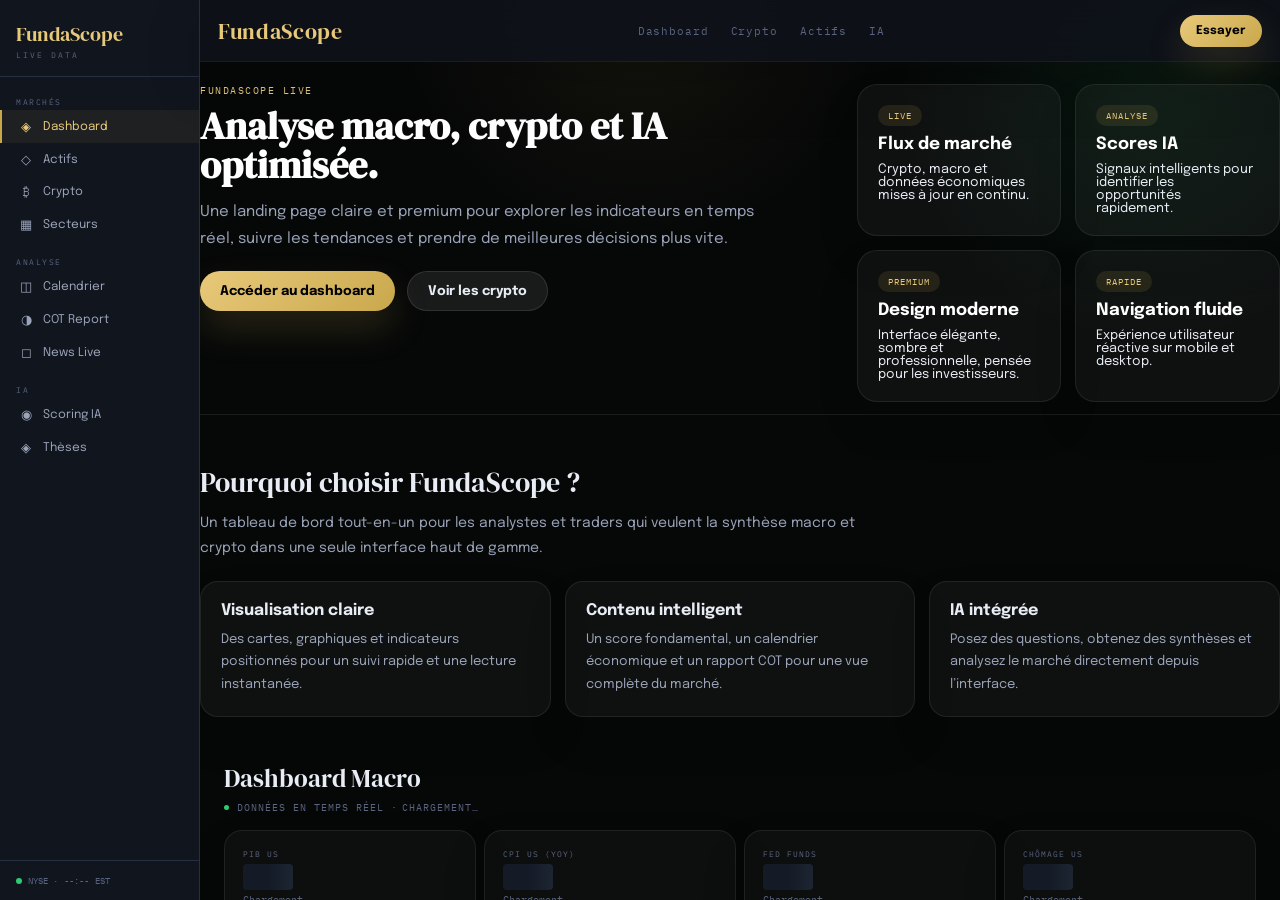
<file: index.html>
<!DOCTYPE html>
<html lang="fr">
<head>
<meta charset="UTF-8">
<meta name="viewport" content="width=device-width, initial-scale=1.0, maximum-scale=1.0">
<title>FundaScope — Live</title>
<link href="https://fonts.googleapis.com/css2?family=DM+Serif+Display:ital@0;1&family=IBM+Plex+Mono:wght@300;400;500;600&family=Epilogue:wght@300;400;500;600&display=swap" rel="stylesheet">
<link rel="stylesheet" href="css/style.css">

</head>
<body>

<!-- DESKTOP SIDEBAR -->
<aside class="sidebar" style="display:none">
  <div class="sl"><div class="slt2">FundaScope</div><div class="sls">Live Data</div></div>
  <nav class="snav">
    <div class="ssec">Marchés</div>
    <div class="sitem active" onclick="go('dashboard')"><span class="si2">◈</span> Dashboard</div>
    <div class="sitem" onclick="go('assets')"><span class="si2">◇</span> Actifs</div>
    <div class="sitem" onclick="go('crypto')"><span class="si2">₿</span> Crypto</div>
    <div class="sitem" onclick="go('sectors')"><span class="si2">▦</span> Secteurs</div>
    <div class="ssec" style="margin-top:8px">Analyse</div>
    <div class="sitem" onclick="go('calendar')"><span class="si2">◫</span> Calendrier</div>
    <div class="sitem" onclick="go('cot')"><span class="si2">◑</span> COT Report</div>
    <div class="sitem" onclick="go('news')"><span class="si2">◻</span> News Live</div>
    <div class="ssec" style="margin-top:8px">IA</div>
    <div class="sitem" onclick="go('scoring')"><span class="si2">◉</span> Scoring IA</div>
    <div class="sitem" onclick="go('theses')"><span class="si2">◈</span> Thèses</div>
  </nav>
  <div class="sfoot"><div class="sdot"></div>NYSE · <span id="clk">--:--</span> EST</div>
</aside>

<!-- TOP BAR -->
<div class="topbar">
  <div class="logo">FundaScope</div>
  <div class="topbar-links">
    <a href="#p-dashboard">Dashboard</a>
    <a href="#p-crypto">Crypto</a>
    <a href="#p-assets">Actifs</a>
    <a href="#p-scoring">IA</a>
  </div>
  <button class="ia-btn" onclick="aiDash()">Essayer</button>
</div>

<!-- SCROLL AREA -->
<div class="scroll">

<!-- DASHBOARD -->
<section class="landing-hero">
  <div class="landing-hero-copy">
    <div class="hero-eyebrow">FundaScope Live</div>
    <h1 class="hero-title">Analyse macro, crypto et IA optimisée.</h1>
    <p class="hero-subtitle">Une landing page claire et premium pour explorer les indicateurs en temps réel, suivre les tendances et prendre de meilleures décisions plus vite.</p>
    <div class="hero-actions">
      <button class="btn btn-primary" onclick="go('dashboard')">Accéder au dashboard</button>
      <button class="btn btn-secondary" onclick="go('crypto')">Voir les crypto</button>
    </div>
  </div>
  <div class="landing-stats">
    <div class="stat-card"><span class="stat-label">Live</span><strong>Flux de marché</strong><p>Crypto, macro et données économiques mises à jour en continu.</p></div>
    <div class="stat-card"><span class="stat-label">Analyse</span><strong>Scores IA</strong><p>Signaux intelligents pour identifier les opportunités rapidement.</p></div>
    <div class="stat-card"><span class="stat-label">Premium</span><strong>Design moderne</strong><p>Interface élégante, sombre et professionnelle, pensée pour les investisseurs.</p></div>
    <div class="stat-card"><span class="stat-label">Rapide</span><strong>Navigation fluide</strong><p>Expérience utilisateur réactive sur mobile et desktop.</p></div>
  </div>
</section>
<section class="section">
  <div class="section-title">Pourquoi choisir FundaScope ?</div>
  <div class="section-subtitle">Un tableau de bord tout-en-un pour les analystes et traders qui veulent la synthèse macro et crypto dans une seule interface haut de gamme.</div>
  <div class="feature-grid">
    <div class="feature-card"><h3>Visualisation claire</h3><p>Des cartes, graphiques et indicateurs positionnés pour un suivi rapide et une lecture instantanée.</p></div>
    <div class="feature-card"><h3>Contenu intelligent</h3><p>Un score fondamental, un calendrier économique et un rapport COT pour une vue complète du marché.</p></div>
    <div class="feature-card"><h3>IA intégrée</h3><p>Posez des questions, obtenez des synthèses et analysez le marché directement depuis l’interface.</p></div>
  </div>
</section>
<div class="page active" id="p-dashboard">
  <div class="sh">Dashboard Macro</div>
  <div class="ss"><span class="live-dot"></span> DONNÉES EN TEMPS RÉEL · <span id="last-update">Chargement…</span></div>

  <!-- KPIs FRED -->
  <div class="kpis">
    <div class="kpi ne" id="kpi-gdp">
      <div class="kl">PIB US</div>
      <div class="kv"><span class="skel" style="width:50px;height:26px;display:block"> </span></div>
      <div class="kc" style="color:var(--text3)">Chargement…</div>
      <div class="ks">Source: FRED</div>
    </div>
    <div class="kpi ne" id="kpi-cpi">
      <div class="kl">CPI US (YoY)</div>
      <div class="kv"><span class="skel" style="width:50px;height:26px;display:block"> </span></div>
      <div class="kc" style="color:var(--text3)">Chargement…</div>
      <div class="ks">Source: FRED</div>
    </div>
    <div class="kpi ne" id="kpi-rate">
      <div class="kl">Fed Funds</div>
      <div class="kv"><span class="skel" style="width:50px;height:26px;display:block"> </span></div>
      <div class="kc" style="color:var(--text3)">Chargement…</div>
      <div class="ks">Source: FRED</div>
    </div>
    <div class="kpi ne" id="kpi-unemp">
      <div class="kl">Chômage US</div>
      <div class="kv"><span class="skel" style="width:50px;height:26px;display:block"> </span></div>
      <div class="kc" style="color:var(--text3)">Chargement…</div>
      <div class="ks">Source: FRED</div>
    </div>
  </div>

  <!-- AI -->
  <div class="ai">
    <div class="ai-h"><div class="ai-dot"></div>Analyse IA — Synthèse Macro Live</div>
    <div class="ai-t" id="ai-dash">Chargement des données en temps réel pour générer l'analyse…</div>
    <div class="ai-row">
      <input class="ai-in" id="ai-q" placeholder="Interroger l'IA..." onkeydown="if(event.key==='Enter')aiDash()">
      <button class="ai-go" onclick="aiDash()">→</button>
    </div>
  </div>

  <!-- SCORE -->
  <div class="card">
    <div class="ch"><span class="ct">Score Fondamental Global</span><span class="tag" id="score-tag">Calcul…</span></div>
    <div class="score-wrap">
      <div class="sring">
        <svg width="88" height="88" viewBox="0 0 88 88">
          <circle cx="44" cy="44" r="36" fill="none" stroke="var(--bg4)" stroke-width="7"/>
          <circle cx="44" cy="44" r="36" fill="none" stroke="var(--gold)" stroke-width="7" id="score-arc"
            stroke-dasharray="226" stroke-dashoffset="226" stroke-linecap="round"/>
        </svg>
        <div class="sinner"><div class="snum" id="score-num">—</div><div class="slbl">/100</div></div>
      </div>
      <div class="sbars">
        <div class="sbr"><span class="sbn">Croissance</span><div class="sbt"><div class="sbf" id="sb-growth" style="width:0%;background:var(--green)"></div></div><span class="sbv" id="sv-growth">—</span></div>
        <div class="sbr"><span class="sbn">Inflation</span><div class="sbt"><div class="sbf" id="sb-infl" style="width:0%;background:var(--red)"></div></div><span class="sbv" id="sv-infl">—</span></div>
        <div class="sbr"><span class="sbn">Emploi</span><div class="sbt"><div class="sbf" id="sb-emp" style="width:0%;background:var(--green)"></div></div><span class="sbv" id="sv-emp">—</span></div>
        <div class="sbr"><span class="sbn">Politique</span><div class="sbt"><div class="sbf" id="sb-pol" style="width:0%;background:var(--gold)"></div></div><span class="sbv" id="sv-pol">—</span></div>
        <div class="sbr"><span class="sbn">Crypto</span><div class="sbt"><div class="sbf" id="sb-crypto" style="width:0%;background:var(--gold)"></div></div><span class="sbv" id="sv-crypto">—</span></div>
      </div>
    </div>
  </div>

  <!-- POLITIQUE MONETAIRE -->
  <div class="card">
    <div class="ch"><span class="ct">Politique Monétaire</span><span class="tag neut">Divergence</span></div>
    <div class="pr"><span class="pb">FED</span><div class="pt"><div class="pn" id="pn-fed" style="left:72%"></div></div><span class="pl" style="color:var(--red)">Hawkish</span></div>
    <div class="pr"><span class="pb">ECB</span><div class="pt"><div class="pn" style="left:38%"></div></div><span class="pl" style="color:var(--gold2)">Cutting</span></div>
    <div class="pr"><span class="pb">BOJ</span><div class="pt"><div class="pn" style="left:22%"></div></div><span class="pl" style="color:var(--green)">Dovish</span></div>
    <div class="pr"><span class="pb">BOE</span><div class="pt"><div class="pn" style="left:50%"></div></div><span class="pl" style="color:var(--text2)">Neutre</span></div>
    <div class="pr"><span class="pb">SNB</span><div class="pt"><div class="pn" style="left:14%"></div></div><span class="pl" style="color:var(--green)">Dovish</span></div>
  </div>

  <!-- INDICATEURS FRED -->
  <div class="card">
    <div class="ch"><span class="ct">Indicateurs Macro US</span><span class="fred-badge">FRED API</span></div>
    <div id="fred-indicators">
      <div class="mr"><span class="mn">Chargement des données FRED…</span></div>
    </div>
  </div>

  <!-- HEATMAP CRYPTO/FOREX -->
  <div class="card">
    <div class="ch"><span class="ct">Crypto — Performance 24h</span><span class="fred-badge">CoinGecko</span></div>
    <div class="hmap" id="crypto-hmap">
      <div class="hc" style="background:var(--bg3)"><div class="hc-s skel" style="width:30px;height:14px;margin:0 auto"> </div></div>
      <div class="hc" style="background:var(--bg3)"><div class="hc-s skel" style="width:30px;height:14px;margin:0 auto"> </div></div>
      <div class="hc" style="background:var(--bg3)"><div class="hc-s skel" style="width:30px;height:14px;margin:0 auto"> </div></div>
      <div class="hc" style="background:var(--bg3)"><div class="hc-s skel" style="width:30px;height:14px;margin:0 auto"> </div></div>
      <div class="hc" style="background:var(--bg3)"><div class="hc-s skel" style="width:30px;height:14px;margin:0 auto"> </div></div>
      <div class="hc" style="background:var(--bg3)"><div class="hc-s skel" style="width:30px;height:14px;margin:0 auto"> </div></div>
    </div>
  </div>
</div>

<!-- CRYPTO PAGE -->
<div class="page" id="p-crypto">
  <div class="sh">Crypto Live</div>
  <div class="ss"><span class="live-dot"></span> CoinGecko API · Top 20</div>
  <div class="crypto-grid" id="crypto-full-grid">
    <div class="crypto-card"><div class="cc-name">Chargement…</div></div>
  </div>
</div>

<!-- ACTIFS -->
<div class="page" id="p-assets">
  <div class="sh">Actifs Live</div>
  <div class="ss"><span class="live-dot"></span> Prix en temps réel</div>
  <div class="card" style="overflow-x:auto">
    <table class="tbl">
      <thead><tr><th>Actif</th><th>Prix</th><th>24h</th><th>Score</th><th>Signal</th></tr></thead>
      <tbody id="assets-tbody">
        <tr><td colspan="5" style="text-align:center;padding:20px;color:var(--text3)">Chargement…</td></tr>
      </tbody>
    </table>
  </div>
</div>

<!-- NEWS -->
<div class="page" id="p-news">
  <div class="sh">News Live</div>
  <div class="ss"><span class="live-dot"></span> CoinGecko News · Crypto & Marchés</div>
  <div class="card" id="news-card">
    <div class="ni"><div class="nti">Chargement des news…</div></div>
  </div>
</div>

<!-- SCORING -->
<div class="page" id="p-scoring">
  <div class="sh">Scoring IA</div>
  <div class="ss"><span class="live-dot"></span> Claude API · Analyse live</div>
  <div class="ai">
    <div class="ai-h"><div class="ai-dot"></div>Analyse IA sur données réelles</div>
    <div class="ai-t" id="sc-t">Posez une question sur n'importe quel actif — l'IA analyse avec les données du marché en temps réel.</div>
    <div class="ai-row">
      <input class="ai-in" id="sc-q" placeholder="Ex: Analyse BTC avec les données actuelles..." onkeydown="if(event.key==='Enter')aiScore()">
      <button class="ai-go" onclick="aiScore()">→</button>
    </div>
  </div>
  <div class="card" id="scoring-live">
    <div class="ch"><span class="ct">Scores Live — Crypto</span><span class="fred-badge">CoinGecko</span></div>
    <div id="scoring-list"><div class="err">Chargement…</div></div>
  </div>
  <div class="card">
    <div class="ch"><span class="ct">Macro US — FRED</span></div>
    <div id="scoring-macro"><div class="err">Chargement…</div></div>
  </div>
</div>

<!-- CALENDAR -->
<div class="page" id="p-calendar">
  <div class="sh">Calendrier Éco</div>
  <div class="ss">Événements clés · Semaine en cours</div>
  <div class="card">
    <div class="cday">Cette semaine — Événements majeurs</div>
    <div class="ci"><span class="ct2">14:30</span><span class="cf">🇺🇸</span><span class="cn"><span class="imp ih"></span>Core PCE Price Index</span><div class="cr"><div class="ca" style="color:var(--text3)">—</div><div class="cpv">Impact fort</div></div></div>
    <div class="ci"><span class="ct2">14:30</span><span class="cf">🇺🇸</span><span class="cn"><span class="imp ih"></span>Non-Farm Payrolls</span><div class="cr"><div class="ca" style="color:var(--text3)">—</div><div class="cpv">Impact fort</div></div></div>
    <div class="ci"><span class="ct2">14:30</span><span class="cf">🇺🇸</span><span class="cn"><span class="imp ih"></span>PIB US (Avancé)</span><div class="cr"><div class="ca" style="color:var(--text3)">—</div><div class="cpv">Impact fort</div></div></div>
    <div class="ci"><span class="ct2">09:00</span><span class="cf">🇪🇺</span><span class="cn"><span class="imp im"></span>CPI Eurozone Flash</span><div class="cr"><div class="ca" style="color:var(--text3)">—</div><div class="cpv">Impact moyen</div></div></div>
    <div class="ci"><span class="ct2">16:00</span><span class="cf">🇺🇸</span><span class="cn"><span class="imp im"></span>ISM Manufacturing</span><div class="cr"><div class="ca" style="color:var(--text3)">—</div><div class="cpv">Impact moyen</div></div></div>
    <div class="cday">Prochaines réunions banques centrales</div>
    <div class="ci"><span class="ct2">—</span><span class="cf">🇺🇸</span><span class="cn"><span class="imp ih"></span>FOMC Meeting (Fed)</span><div class="cr"><div class="ca" style="color:var(--gold2)">7 Mai</div><div class="cpv">Taux attendus</div></div></div>
    <div class="ci"><span class="ct2">—</span><span class="cf">🇪🇺</span><span class="cn"><span class="imp ih"></span>BCE — Décision taux</span><div class="cr"><div class="ca" style="color:var(--gold2)">5 Juin</div><div class="cpv">Cut probable</div></div></div>
    <div class="ci"><span class="ct2">—</span><span class="cf">🇯🇵</span><span class="cn"><span class="imp im"></span>BOJ — Politique monétaire</span><div class="cr"><div class="ca" style="color:var(--gold2)">1 Mai</div><div class="cpv">Inchangé</div></div></div>
  </div>
</div>

<!-- COT -->
<div class="page" id="p-cot">
  <div class="sh">COT Report</div>
  <div class="ss">CFTC · Positionnement spéculatif</div>
  <div class="card">
    <div class="ch"><span class="ct">Non-Commercials — Semaine passée</span></div>
    <div class="cor"><span class="cos">EUR</span><div class="cot"><div class="col" style="width:38%"></div><div class="cosh" style="width:62%"></div></div><div class="con"><span style="color:var(--green)">142K</span><span style="color:var(--red)">228K</span></div></div>
    <div class="cor"><span class="cos">GBP</span><div class="cot"><div class="col" style="width:61%"></div><div class="cosh" style="width:39%"></div></div><div class="con"><span style="color:var(--green)">84K</span><span style="color:var(--red)">54K</span></div></div>
    <div class="cor"><span class="cos">JPY</span><div class="cot"><div class="col" style="width:24%"></div><div class="cosh" style="width:76%"></div></div><div class="con"><span style="color:var(--green)">41K</span><span style="color:var(--red)">130K</span></div></div>
    <div class="cor"><span class="cos">GOLD</span><div class="cot"><div class="col" style="width:72%"></div><div class="cosh" style="width:28%"></div></div><div class="con"><span style="color:var(--green)">312K</span><span style="color:var(--red)">121K</span></div></div>
    <div class="cor"><span class="cos">WTI</span><div class="cot"><div class="col" style="width:48%"></div><div class="cosh" style="width:52%"></div></div><div class="con"><span style="color:var(--green)">218K</span><span style="color:var(--red)">236K</span></div></div>
    <div class="cor"><span class="cos">SPX</span><div class="cot"><div class="col" style="width:58%"></div><div class="cosh" style="width:42%"></div></div><div class="con"><span style="color:var(--green)">342K</span><span style="color:var(--red)">248K</span></div></div>
  </div>
  <div class="card" style="padding:13px">
    <div class="ct" style="margin-bottom:8px">Note</div>
    <div style="font-size:11px;color:var(--text3);line-height:1.6">Les données COT sont publiées chaque vendredi par la CFTC avec un décalage de 3 jours. Pour les données live, rendez-vous sur <span style="color:var(--gold2)">cftc.gov</span>. Les chiffres affichés ici sont les dernières données publiées.</div>
  </div>
</div>

<!-- SECTORS -->
<div class="page" id="p-sectors">
  <div class="sh">Secteurs S&P 500</div>
  <div class="ss">Performance YTD · Rotation sectorielle</div>
  <div class="card">
    <div class="ch"><span class="ct">Rotation Sectorielle</span></div>
    <div class="secg">
      <div class="secc" style="background:rgba(46,204,113,.3)"><div class="secn" style="color:var(--green)">Technology</div><div class="secp" style="color:var(--green)">+18.4%</div></div>
      <div class="secc" style="background:rgba(46,204,113,.2)"><div class="secn" style="color:var(--green)">Healthcare</div><div class="secp" style="color:var(--green)">+12.1%</div></div>
      <div class="secc" style="background:rgba(46,204,113,.12)"><div class="secn" style="color:var(--green)">Industrials</div><div class="secp" style="color:var(--green)">+7.3%</div></div>
      <div class="secc" style="background:rgba(201,168,76,.1)"><div class="secn" style="color:var(--gold2)">Financials</div><div class="secp" style="color:var(--gold2)">+2.8%</div></div>
      <div class="secc" style="background:rgba(231,76,60,.12)"><div class="secn" style="color:var(--red)">Real Estate</div><div class="secp" style="color:var(--red)">−4.2%</div></div>
      <div class="secc" style="background:rgba(231,76,60,.22)"><div class="secn" style="color:var(--red)">Utilities</div><div class="secp" style="color:var(--red)">−8.7%</div></div>
    </div>
  </div>
  <div class="card">
    <div class="ch"><span class="ct">Corrélations Inter-marchés</span></div>
    <div class="mr"><span class="mn">SPX / DXY</span><span class="mv" style="color:var(--red)">−0.72</span><span class="mp" style="color:var(--text3);font-size:10px">90J</span></div>
    <div class="mr"><span class="mn">GOLD / DXY</span><span class="mv" style="color:var(--red)">−0.81</span><span class="mp" style="color:var(--text3);font-size:10px">90J</span></div>
    <div class="mr"><span class="mn">BTC / SPX</span><span class="mv" style="color:var(--green)">+0.64</span><span class="mp" style="color:var(--text3);font-size:10px">90J</span></div>
    <div class="mr"><span class="mn">WTI / USD</span><span class="mv" style="color:var(--red)">−0.48</span><span class="mp" style="color:var(--text3);font-size:10px">90J</span></div>
    <div class="mr"><span class="mn">Bonds / SPX</span><span class="mv" style="color:var(--red)">−0.55</span><span class="mp" style="color:var(--text3);font-size:10px">90J</span></div>
  </div>
</div>

<!-- THESES -->
<div class="page" id="p-theses">
  <div class="sh">Thèses</div>
  <div class="ss">Journal fondamental · 4 actives</div>
  <div class="thc">
    <div style="display:flex;justify-content:space-between;align-items:start;margin-bottom:4px"><div class="thn">USD/JPY Long</div><span class="tag bull">+340 pips</span></div>
    <div class="thl">Entrée 151.20 · Cible 158.00 · Stop 149.50</div>
    <div class="thb">Divergence Fed hawkish vs BOJ ultra-dovish. COT massivement short JPY. Inflation japonaise bloque tout resserrement BOJ.</div>
    <div class="thtags"><span class="thtag">BOJ Divergence</span><span class="thtag">COT</span><span class="thtag">Taux diff.</span></div>
    <div class="thcat">Catalyseur : BOJ 1er mai · NFP</div>
  </div>
  <div class="thc">
    <div style="display:flex;justify-content:space-between;align-items:start;margin-bottom:4px"><div class="thn">Or Long</div><span class="tag bull">+$184</span></div>
    <div class="thl">Entrée $3,200 · Cible $3,600 · Stop $3,100</div>
    <div class="thb">Demande record banques centrales. Résilience face au DXY fort. Géopolitique + inflation = double catalyseur structurel.</div>
    <div class="thtags"><span class="thtag">BC Buying</span><span class="thtag">Géopolitique</span><span class="thtag">Inflation Hedge</span></div>
    <div class="thcat">Catalyseur : Core PCE · Fed 7 mai</div>
  </div>
  <div class="thc">
    <div style="display:flex;justify-content:space-between;align-items:start;margin-bottom:4px"><div class="thn">BTC Long</div><span id="btc-thesis-pnl" class="tag bull">Chargement…</span></div>
    <div class="thl">Entrée $85,000 · Cible $110,000 · Stop $78,000</div>
    <div class="thb">Post-halving cycle. Accumulation institutionnelle via ETF (BlackRock $25B AUM). Momentum on-chain positif, exchange outflows persistants.</div>
    <div class="thtags"><span class="thtag">Post-Halving</span><span class="thtag">ETF Flows</span><span class="thtag">On-Chain</span></div>
    <div class="thcat">Prix actuel : <span id="btc-current-price">Chargement…</span></div>
  </div>
  <div class="thc">
    <div style="display:flex;justify-content:space-between;align-items:start;margin-bottom:4px"><div class="thn">EUR/USD Short</div><span class="tag bear">+210 pips</span></div>
    <div class="thl">Entrée 1.0930 · Cible 1.0400 · Stop 1.0980</div>
    <div class="thb">BCE en cutting cycle vs Fed en pause. EU stagnante vs US résiliente. Divergence macro structurelle durable.</div>
    <div class="thtags"><span class="thtag" style="background:rgba(231,76,60,.1);color:var(--red)">BCE Dovish</span><span class="thtag" style="background:rgba(231,76,60,.1);color:var(--red)">Stagnation EU</span></div>
    <div class="thcat">Catalyseur : CPI EU · Décision BCE</div>
  </div>
</div>

</div><!-- /scroll -->

<!-- BOTTOM NAV -->
<nav class="bnav">
  <button class="nbtn active" id="nb-dashboard" onclick="go('dashboard')">
    <span class="nbtn-i">◈</span><span class="nbtn-l">Macro</span>
  </button>
  <button class="nbtn" id="nb-crypto" onclick="go('crypto')">
    <span class="nbtn-i">₿</span><span class="nbtn-l">Crypto</span>
  </button>
  <button class="nbtn" id="nb-assets" onclick="go('assets')">
    <span class="nbtn-i">◇</span><span class="nbtn-l">Actifs</span>
  </button>
  <button class="nbtn" id="nb-scoring" onclick="go('scoring')">
    <span class="nbtn-i">◉</span><span class="nbtn-l">Score IA</span>
  </button>
  <button class="nbtn" id="nb-more" onclick="openDrawer()">
    <span class="nbtn-i">⊞</span><span class="nbtn-l">Plus</span>
  </button>
</nav>

<!-- DRAWER -->
<div class="overlay" id="ov" onclick="closeDrawer()"></div>
<div class="drawer" id="dr">
  <div class="drawer-handle"></div>
  <div class="drawer-grid">
    <div class="ditem" onclick="go('news');closeDrawer()"><span class="dicon">◻</span><span class="dlabel">News</span></div>
    <div class="ditem" onclick="go('cot');closeDrawer()"><span class="dicon">◑</span><span class="dlabel">COT</span></div>
    <div class="ditem" onclick="go('sectors');closeDrawer()"><span class="dicon">▦</span><span class="dlabel">Secteurs</span></div>
    <div class="ditem" onclick="go('calendar');closeDrawer()"><span class="dicon">◫</span><span class="dlabel">Calendrier</span></div>
    <div class="ditem" onclick="go('theses');closeDrawer()"><span class="dicon">◈</span><span class="dlabel">Thèses</span></div>
  </div>
</div>

<script src="js/config.js"></script>
<script src="js/diagnostic.js"></script>
<script src="js/app.js"></script>
</body>
</html>
</file>
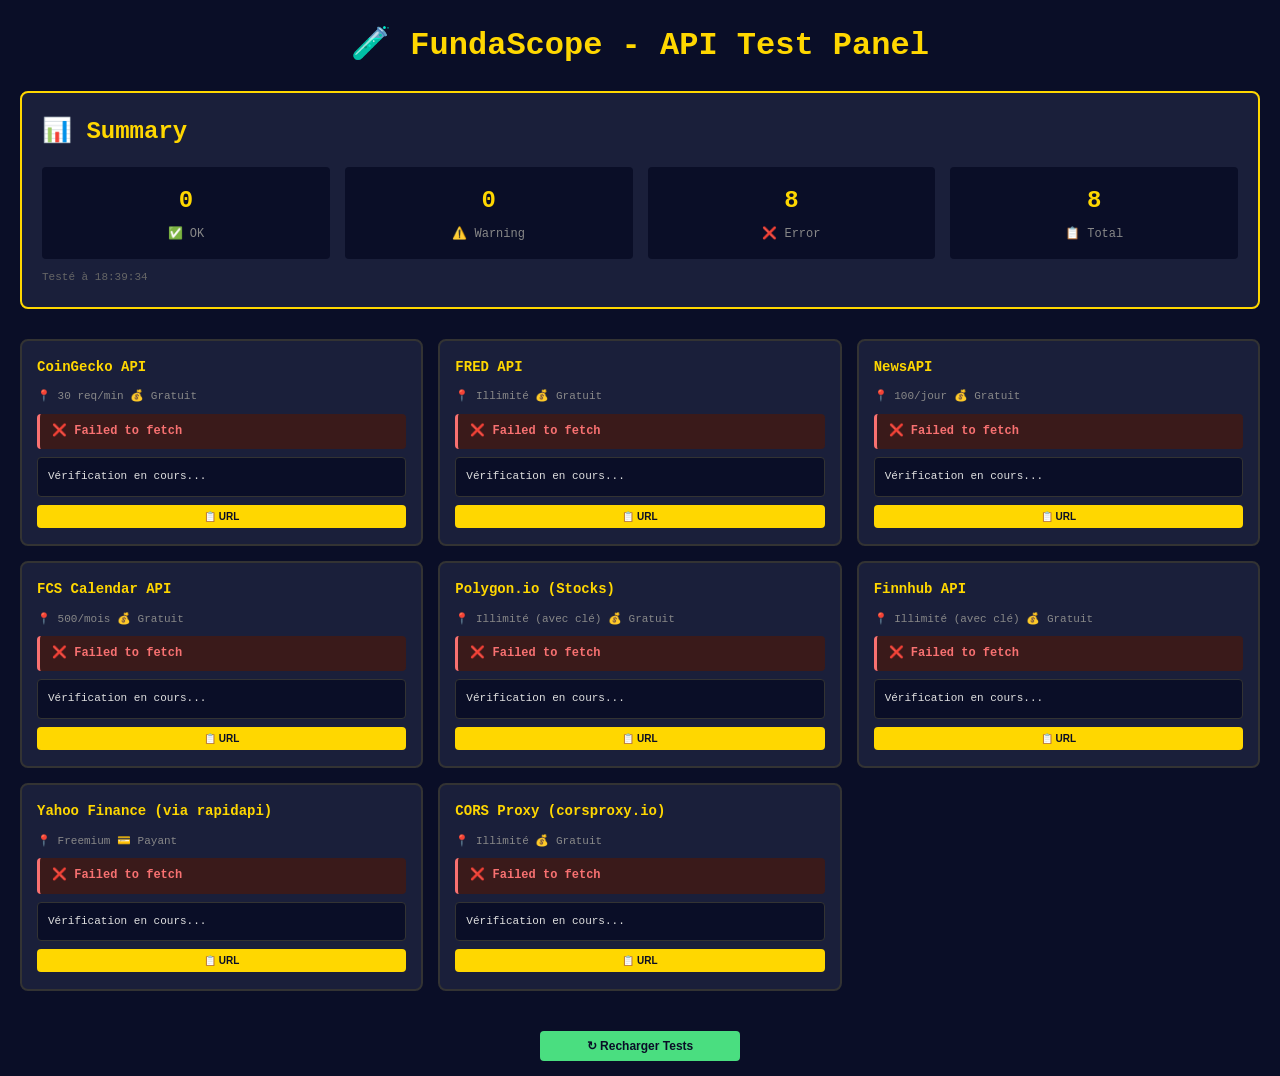
<file: test-apis.html>
<!DOCTYPE html>
<html lang="fr">
<head>
    <meta charset="UTF-8">
    <meta name="viewport" content="width=device-width, initial-scale=1.0">
    <title>🧪 FundaScope - API Test Panel</title>
    <style>
        * { margin: 0; padding: 0; box-sizing: border-box; }
        body {
            font-family: 'IBM Plex Mono', monospace;
            background: #0a0e27;
            color: #e0e0e0;
            padding: 20px;
            line-height: 1.6;
        }
        .container { max-width: 1400px; margin: 0 auto; }
        h1 { color: #ffd700; margin-bottom: 20px; text-align: center; }
        .grid { display: grid; grid-template-columns: repeat(auto-fit, minmax(300px, 1fr)); gap: 15px; margin-bottom: 30px; }
        .card {
            background: #1a1f3a;
            border: 2px solid #333;
            border-radius: 8px;
            padding: 15px;
            transition: all 0.3s;
        }
        .card:hover { border-color: #ffd700; box-shadow: 0 0 10px rgba(255, 215, 0, 0.3); }
        .card h3 { color: #ffd700; margin-bottom: 10px; font-size: 14px; }
        .status {
            padding: 8px 12px;
            border-radius: 4px;
            font-size: 12px;
            margin: 8px 0;
            font-weight: bold;
        }
        .ok { background: #1a3a1a; color: #4ade80; border-left: 3px solid #4ade80; }
        .error { background: #3a1a1a; color: #f87171; border-left: 3px solid #f87171; }
        .warning { background: #3a3a1a; color: #fbbf24; border-left: 3px solid #fbbf24; }
        .loading { background: #2a2a3a; color: #93c5fd; border-left: 3px solid #93c5fd; }
        .data { 
            background: #0a0e27;
            border: 1px solid #333;
            border-radius: 4px;
            padding: 10px;
            font-size: 11px;
            max-height: 150px;
            overflow-y: auto;
            margin-top: 8px;
        }
        .btn {
            background: #ffd700;
            color: #0a0e27;
            border: none;
            padding: 8px 12px;
            border-radius: 4px;
            cursor: pointer;
            font-weight: bold;
            font-size: 12px;
            margin-top: 8px;
            width: 100%;
        }
        .btn:hover { background: #ffed4e; }
        .summary {
            background: #1a1f3a;
            border: 2px solid #ffd700;
            border-radius: 8px;
            padding: 20px;
            margin-bottom: 30px;
        }
        .summary h2 { color: #ffd700; margin-bottom: 15px; }
        .stats { display: grid; grid-template-columns: repeat(auto-fit, minmax(150px, 1fr)); gap: 15px; }
        .stat {
            background: #0a0e27;
            padding: 15px;
            border-radius: 4px;
            text-align: center;
        }
        .stat-value { font-size: 24px; font-weight: bold; color: #ffd700; }
        .stat-label { font-size: 12px; color: #888; margin-top: 5px; }
        .timestamp { color: #666; font-size: 11px; margin-top: 10px; }
    </style>
</head>
<body>
    <div class="container">
        <h1>🧪 FundaScope - API Test Panel</h1>
        
        <div class="summary" id="summary">
            <h2>📊 Summary</h2>
            <div class="stats">
                <div class="stat">
                    <div class="stat-value" id="ok-count">0</div>
                    <div class="stat-label">✅ OK</div>
                </div>
                <div class="stat">
                    <div class="stat-value" id="warn-count">0</div>
                    <div class="stat-label">⚠️ Warning</div>
                </div>
                <div class="stat">
                    <div class="stat-value" id="error-count">0</div>
                    <div class="stat-label">❌ Error</div>
                </div>
                <div class="stat">
                    <div class="stat-value" id="total-count">0</div>
                    <div class="stat-label">📋 Total</div>
                </div>
            </div>
            <div class="timestamp" id="timestamp"></div>
        </div>

        <div class="grid" id="api-grid"></div>

        <div style="text-align: center; margin-top: 40px;">
            <button class="btn" style="background: #4ade80; color: #0a0e27; max-width: 200px; margin: 0 auto;" onclick="location.reload()">↻ Recharger Tests</button>
        </div>
    </div>

    <script>
        // ═══════════════════════════════════════
        // API TESTS
        // ═══════════════════════════════════════

        const tests = [
            {
                name: 'CoinGecko API',
                url: 'https://api.coingecko.com/api/v3/coins/bitcoin?vs_currencies=usd&market_data=true',
                test: async (r) => {
                    const data = await r.json();
                    return {
                        ok: data.id === 'bitcoin',
                        data: `BTC: $${data.market_data.current_price.usd.toLocaleString()}`
                    };
                },
                free: true,
                limit: '30 req/min'
            },
            {
                name: 'FRED API',
                url: 'https://api.stlouisfed.org/fred/series/GDP?api_key=f5a26b2a89e86a3f79bb671a7f6f63d9&file_type=json',
                test: async (r) => {
                    const data = await r.json();
                    return {
                        ok: data.seriess && data.seriess.length > 0,
                        data: `GDP Series (ID: ${data.seriess[0].id})`
                    };
                },
                free: true,
                limit: 'Illimité'
            },
            {
                name: 'NewsAPI',
                url: 'https://newsapi.org/v2/everything?q=bitcoin&sortBy=publishedAt&pageSize=1&apiKey=demo',
                test: async (r) => {
                    const data = await r.json();
                    return {
                        ok: data.articles && data.articles.length > 0,
                        data: `${data.totalResults} articles trouvés`,
                        warning: 'Demo key avec limite 100/jour'
                    };
                },
                free: true,
                limit: '100/jour'
            },
            {
                name: 'FCS Calendar API',
                url: 'https://api.foreconomiccalendar.com/events?ISO=USD&page=1',
                test: async (r) => {
                    const data = await r.json();
                    return {
                        ok: data.events || data.length > 0,
                        data: `${(data.events || data).length || 0} événements USD`
                    };
                },
                free: true,
                limit: '500/mois'
            },
            {
                name: 'Polygon.io (Stocks)',
                url: 'https://api.polygon.io/v1/meta/symbols?limit=1&apiKey=test',
                test: async (r) => {
                    return {
                        ok: r.status === 200 || r.status === 401, // 401 = API key required but API exists
                        data: r.status === 401 ? 'API nécessite clé' : 'OK',
                        warning: 'Nécessite API key gratuit'
                    };
                },
                free: true,
                limit: 'Illimité (avec clé)'
            },
            {
                name: 'Finnhub API',
                url: 'https://finnhub.io/api/v1/quote?symbol=AAPL&token=demo',
                test: async (r) => {
                    const data = await r.json();
                    return {
                        ok: data.c !== undefined,
                        data: data.c ? `AAPL: $${data.c}` : 'Demo limitée',
                        warning: data.c ? '' : 'Demo key limitée'
                    };
                },
                free: true,
                limit: 'Illimité (avec clé)'
            },
            {
                name: 'Yahoo Finance (via rapidapi)',
                url: 'https://yahoo-finance15.p.rapidapi.com/api/v1/markets/quotes?ticker=AAPL&type=EQUITY',
                test: async (r) => {
                    return {
                        ok: r.status === 200 || r.status === 401,
                        data: r.status === 401 ? 'RapidAPI key needed' : 'OK',
                        warning: 'Nécessite compte RapidAPI'
                    };
                },
                free: false,
                limit: 'Freemium'
            },
            {
                name: 'CORS Proxy (corsproxy.io)',
                url: 'https://corsproxy.io/?https://api.coingecko.com/api/v3/ping',
                test: async (r) => {
                    const data = await r.json();
                    return {
                        ok: r.ok && (data.gecko_says || data),
                        data: 'CORS proxy fonctionnel'
                    };
                },
                free: true,
                limit: 'Illimité'
            }
        ];

        // ═══════════════════════════════════════
        // TEST RUNNER
        // ═══════════════════════════════════════

        async function runTests() {
            const grid = document.getElementById('api-grid');
            grid.innerHTML = '';
            
            const results = {
                ok: 0,
                warning: 0,
                error: 0
            };

            for (const test of tests) {
                const card = createCard(test);
                grid.appendChild(card);

                try {
                    const response = await fetch(test.url, {
                        signal: AbortSignal.timeout(8000)
                    });
                    
                    const result = await test.test(response);
                    
                    const statusEl = card.querySelector('.status');
                    const dataEl = card.querySelector('.data');
                    
                    if (result.ok) {
                        statusEl.innerHTML = '✅ OK';
                        statusEl.className = 'status ok';
                        results.ok++;
                    } else if (result.warning) {
                        statusEl.innerHTML = '⚠️ ' + result.warning;
                        statusEl.className = 'status warning';
                        results.warning++;
                    } else {
                        statusEl.innerHTML = '❌ FAILED';
                        statusEl.className = 'status error';
                        results.error++;
                    }
                    
                    if (result.data) {
                        dataEl.textContent = result.data;
                    }
                } catch (e) {
                    const statusEl = card.querySelector('.status');
                    statusEl.innerHTML = '❌ ' + e.message;
                    statusEl.className = 'status error';
                    results.error++;
                }
            }

            // Update summary
            document.getElementById('ok-count').textContent = results.ok;
            document.getElementById('warn-count').textContent = results.warning;
            document.getElementById('error-count').textContent = results.error;
            document.getElementById('total-count').textContent = tests.length;
            document.getElementById('timestamp').textContent = `Testé à ${new Date().toLocaleTimeString('fr-FR')}`;
        }

        function createCard(test) {
            const card = document.createElement('div');
            card.className = 'card';
            card.innerHTML = `
                <h3>${test.name}</h3>
                <div style="font-size: 11px; color: #888; margin-bottom: 8px;">
                    📍 ${test.limit} ${test.free ? '💰 Gratuit' : '💳 Payant'}
                </div>
                <div class="status loading">⏳ Testing...</div>
                <div class="data">Vérification en cours...</div>
                <button class="btn" style="font-size: 10px; padding: 6px;" onclick="console.log('${test.name}:', '${test.url}')">📋 URL</button>
            `;
            return card;
        }

        // Run tests on load
        window.addEventListener('load', runTests);
    </script>
</body>
</html>
</file>
<file: css/style.css>
:root{
  --bg:#060808;--bg2:#10151e;--bg3:#141b27;--bg4:#1d2532;
  --surface:rgba(255,255,255,.04);
  --surface-strong:rgba(255,255,255,.06);
  --border:#273043;--border2:#364055;
  --gold:#c9a84c;--gold2:#e8c97a;
  --green:#2ecc71;--red:#e74c3c;
  --text:#e8ecf4;--text2:#9aa3b8;--text3:#5a6480;
  --shadow:0 28px 80px rgba(0,0,0,.28);
  --bnav:64px;--tbar:62px;
}
*{margin:0;padding:0;box-sizing:border-box;-webkit-tap-highlight-color:transparent}
html{height:100%}
body{height:100%;display:flex;flex-direction:column;background:radial-gradient(circle at top, rgba(201,168,76,.08), transparent 22%), radial-gradient(circle at 90% 10%, rgba(46,204,113,.08), transparent 18%), var(--bg);color:var(--text);font-family:'Epilogue',sans-serif;font-size:13px;overflow:hidden}

/* TOP BAR */
.topbar{flex-shrink:0;height:var(--tbar);background:rgba(15,18,25,.92);border-bottom:1px solid rgba(255,255,255,.05);display:flex;align-items:center;padding:0 18px;gap:12px;z-index:200;backdrop-filter:blur(14px);box-shadow:0 20px 60px rgba(0,0,0,.15)}
.logo{font-family:'DM Serif Display',serif;font-size:22px;color:var(--gold2);flex-shrink:0;letter-spacing:.03em}
.tickers{flex:1;display:flex;gap:12px;overflow-x:auto;scrollbar-width:none}
.tickers::-webkit-scrollbar{display:none}
.tick{display:flex;flex-direction:column;align-items:center;flex-shrink:0;gap:1px}
.tick-s{font-family:'IBM Plex Mono',monospace;font-size:8px;color:var(--text3)}
.tick-v{font-family:'IBM Plex Mono',monospace;font-size:11px;font-weight:500;color:var(--text)}
.tick-c{font-family:'IBM Plex Mono',monospace;font-size:9px}
.up{color:var(--green)}.dn{color:var(--red)}
.ia-btn{flex-shrink:0;background:linear-gradient(135deg, var(--gold2), var(--gold));color:#000;border:none;border-radius:999px;padding:10px 16px;font-family:'Epilogue',sans-serif;font-weight:700;font-size:12px;cursor:pointer;box-shadow:0 16px 36px rgba(201,168,76,.18);transition:transform .2s ease,box-shadow .2s ease}
.ia-btn:hover{transform:translateY(-1px);box-shadow:0 22px 44px rgba(201,168,76,.24)}

.hero{display:grid;grid-template-columns:1fr;gap:18px;padding:20px 0 16px;margin-bottom:24px}
@media(min-width:900px){.hero{grid-template-columns:1.2fr .8fr;align-items:center;gap:24px}}
.hero-copy{max-width:620px}
.hero-eyebrow{font-family:'IBM Plex Mono',monospace;font-size:10px;color:var(--gold2);text-transform:uppercase;letter-spacing:1.5px;margin-bottom:10px}
.hero-title{font-family:'DM Serif Display',serif;font-size:38px;line-height:1.02;color:#fff;margin-bottom:14px}
.hero-subtitle{font-size:15px;line-height:1.8;color:var(--text2);max-width:580px;margin-bottom:18px}
.hero-actions{display:flex;flex-wrap:wrap;gap:12px}
.btn{border:none;border-radius:999px;padding:12px 20px;font-family:'Epilogue',sans-serif;font-weight:700;cursor:pointer;transition:all .2s ease}
.btn-primary{background:linear-gradient(135deg, var(--gold2), var(--gold));color:#000;box-shadow:0 18px 36px rgba(201,168,76,.18)}
.btn-secondary{background:rgba(255,255,255,.08);color:var(--text);border:1px solid rgba(255,255,255,.10)}
.btn:hover{opacity:.98;transform:translateY(-1px)}
.hero-preview{display:grid;grid-template-columns:repeat(2,minmax(0,1fr));gap:12px}
.hero-card{background:rgba(255,255,255,.04);border:1px solid rgba(255,255,255,.08);border-radius:16px;padding:16px;box-shadow:0 16px 36px rgba(0,0,0,.12);font-size:12px;color:var(--text2)}
.hero-card strong{display:block;color:#fff;font-size:16px;margin-bottom:6px}
.landing-hero{display:grid;gap:22px;padding:22px 0 12px;border-bottom:1px solid rgba(255,255,255,.08);margin-bottom:24px}
@media(min-width:900px){.landing-hero{grid-template-columns:1.2fr .8fr;align-items:start}}
.landing-stats{display:grid;grid-template-columns:repeat(2,minmax(0,1fr));gap:14px}
.stat-card{background:rgba(255,255,255,.04);border:1px solid rgba(255,255,255,.08);border-radius:20px;padding:20px;box-shadow:0 22px 44px rgba(0,0,0,.1)}
.stat-label{display:inline-flex;padding:5px 10px;border-radius:999px;background:rgba(201,168,76,.12);color:var(--gold2);font-family:'IBM Plex Mono',monospace;font-size:9px;text-transform:uppercase;letter-spacing:1px;margin-bottom:10px}
.stat-card strong{display:block;font-size:17px;color:#fff;margin-bottom:10px}
.section{padding:24px 0 0;margin-bottom:24px}
.section-title{font-family:'DM Serif Display',serif;font-size:28px;margin-bottom:10px}
.section-subtitle{font-size:14px;line-height:1.8;color:var(--text2);max-width:660px}
.feature-grid{display:grid;grid-template-columns:1fr;gap:14px;margin-top:20px}
@media(min-width:900px){.feature-grid{grid-template-columns:repeat(3,1fr)}}
.feature-card{background:rgba(255,255,255,.04);border:1px solid rgba(255,255,255,.08);border-radius:18px;padding:20px;box-shadow:0 22px 44px rgba(0,0,0,.1)}
.feature-card h3{font-size:16px;margin-bottom:10px}
.feature-card p{font-size:13px;color:var(--text2);line-height:1.7}
.topbar-links{display:none}
@media(min-width:900px){.topbar-links{display:flex;gap:22px;align-items:center;flex:1;justify-content:center}}
.topbar-links a{font-family:'IBM Plex Mono',monospace;font-size:11px;color:var(--text3);text-decoration:none;letter-spacing:.08em;transition:color .2s ease}
.topbar-links a:hover{color:var(--gold2)}

/* LIVE INDICATOR */
.live-dot{width:5px;height:5px;border-radius:50%;background:var(--green);animation:pulse 2s infinite;display:inline-block;margin-right:4px}
@keyframes pulse{0%,100%{opacity:1}50%{opacity:.2}}

/* SCROLL */
.scroll{flex:1;overflow-y:auto;-webkit-overflow-scrolling:touch;overscroll-behavior:contain;min-height:0}

/* BOTTOM NAV */
.bnav{flex-shrink:0;background:var(--bg2);border-top:1px solid var(--border);display:flex;align-items:flex-start;justify-content:space-around;padding-top:10px;padding-bottom:max(env(safe-area-inset-bottom),56px)}
.nbtn{display:flex;flex-direction:column;align-items:center;gap:4px;flex:1;border:none;background:none;padding:4px;cursor:pointer;transition:all .15s;position:relative}
.nbtn-i{font-size:19px;line-height:1;transition:transform .15s}
.nbtn-l{font-family:'IBM Plex Mono',monospace;font-size:8px;color:var(--text3);letter-spacing:.5px;text-transform:uppercase;transition:color .15s}
.nbtn.active .nbtn-i{transform:scale(1.15)}
.nbtn.active .nbtn-l{color:var(--gold2)}
.nbadge{position:absolute;top:0;right:6px;background:var(--red);color:#fff;font-family:'IBM Plex Mono',monospace;font-size:8px;width:14px;height:14px;border-radius:50%;display:flex;align-items:center;justify-content:center}

/* DRAWER */
.overlay{position:fixed;inset:0;background:rgba(0,0,0,.55);z-index:300;display:none}
.overlay.open{display:block}
.drawer{position:fixed;bottom:0;left:0;right:0;background:var(--bg2);border-top:1px solid var(--border);border-radius:16px 16px 0 0;z-index:400;transform:translateY(100%);transition:transform .3s cubic-bezier(.32,.72,0,1);padding:10px 0 80px}
.drawer.open{transform:translateY(0)}
.drawer-handle{width:36px;height:4px;background:var(--border2);border-radius:2px;margin:0 auto 14px}
.drawer-grid{display:grid;grid-template-columns:repeat(4,1fr);gap:6px;padding:0 12px}
.ditem{display:flex;flex-direction:column;align-items:center;gap:6px;padding:14px 8px;border-radius:10px;background:var(--bg3);border:1px solid var(--border);cursor:pointer;transition:all .15s}
.ditem:active{transform:scale(.95)}
.ditem.active{border-color:var(--gold);background:rgba(201,168,76,.08)}
.dicon{font-size:22px}
.dlabel{font-family:'IBM Plex Mono',monospace;font-size:8px;color:var(--text3);text-transform:uppercase;letter-spacing:.5px;text-align:center}
.ditem.active .dlabel{color:var(--gold2)}

/* PAGES */
.page{display:none;padding:20px 18px 28px}
.page.active{display:block}

/* HEADING */
.sh{font-family:'DM Serif Display',serif;font-size:25px;color:var(--text);margin-bottom:6px}
.ss{font-family:'IBM Plex Mono',monospace;font-size:10px;color:var(--text3);letter-spacing:1px;text-transform:uppercase;margin-bottom:16px;display:flex;align-items:center;gap:4px}

/* CARD */
.card{background:rgba(11,14,19,.94);border:1px solid rgba(255,255,255,.06);border-radius:18px;overflow:hidden;margin-bottom:14px;box-shadow:var(--shadow);transition:transform .25s ease,border-color .25s ease}
.card:hover{transform:translateY(-3px)}
.ch{padding:11px 14px 8px;border-bottom:1px solid var(--border);display:flex;align-items:center;justify-content:space-between}
.ct{font-family:'IBM Plex Mono',monospace;font-size:9px;color:var(--text3);letter-spacing:1.5px;text-transform:uppercase}
.tag{font-family:'IBM Plex Mono',monospace;font-size:9px;padding:2px 7px;border-radius:3px;font-weight:500}
.bull{background:rgba(46,204,113,.15);color:var(--green)}
.bear{background:rgba(231,76,60,.15);color:var(--red)}
.neut{background:rgba(201,168,76,.15);color:var(--gold2)}

/* KPIs */
.kpis{display:grid;grid-template-columns:1fr 1fr;gap:8px;margin-bottom:10px}
.kpi{background:rgba(255,255,255,.03);border:1px solid rgba(255,255,255,.08);border-radius:18px;padding:18px;position:relative;overflow:hidden;animation:fu .4s both;box-shadow:0 22px 44px rgba(0,0,0,.16)}
.kpi::after{content:'';position:absolute;bottom:0;left:0;right:0;height:3px}
.kpi.up::after{background:var(--green)}.kpi.dn::after{background:var(--red)}.kpi.ne::after{background:var(--gold)}
.kl{font-family:'IBM Plex Mono',monospace;font-size:8px;color:var(--text3);letter-spacing:1px;text-transform:uppercase;margin-bottom:5px}
.kv{font-family:'DM Serif Display',serif;font-size:24px;color:var(--text);line-height:1;margin-bottom:3px}
.ku{font-size:13px;color:var(--text3)}
.kc{font-family:'IBM Plex Mono',monospace;font-size:10px}
.ks{font-family:'IBM Plex Mono',monospace;font-size:9px;color:var(--text3);margin-top:1px}
@keyframes fu{from{opacity:0;transform:translateY(8px)}to{opacity:1;transform:translateY(0)}}
.kpi:nth-child(1){animation-delay:.05s}.kpi:nth-child(2){animation-delay:.1s}
.kpi:nth-child(3){animation-delay:.15s}.kpi:nth-child(4){animation-delay:.2s}

/* SKELETON */
.skel{background:linear-gradient(90deg,var(--bg3) 25%,var(--bg4) 50%,var(--bg3) 75%);background-size:200% 100%;animation:skel 1.5s infinite;border-radius:4px;display:inline-block}
@keyframes skel{0%{background-position:200% 0}100%{background-position:-200% 0}}

/* AI PANEL */
.ai{background:linear-gradient(135deg,rgba(201,168,76,.14),rgba(255,255,255,.03));border:1px solid rgba(255,255,255,.1);border-radius:18px;padding:18px;margin-bottom:14px;box-shadow:0 18px 38px rgba(0,0,0,.14)}
.ai-h{display:flex;align-items:center;gap:7px;font-family:'IBM Plex Mono',monospace;font-size:9px;color:var(--gold2);letter-spacing:1px;text-transform:uppercase;margin-bottom:10px}
.ai-dot{width:6px;height:6px;border-radius:50%;background:var(--gold);animation:pulse 2s infinite}
.ai-t{font-size:12px;color:var(--text2);line-height:1.8;font-style:italic;margin-bottom:12px}
.ai-row{display:flex;gap:8px}
.ai-in{flex:1;background:var(--bg3);border:1px solid var(--border2);border-radius:6px;padding:9px 12px;color:var(--text);font-family:'Epilogue',sans-serif;font-size:12px;outline:none}
.ai-in:focus{border-color:var(--gold)}
.ai-go{background:var(--gold);color:#000;border:none;border-radius:6px;padding:0 14px;font-family:'Epilogue',sans-serif;font-weight:600;font-size:13px;cursor:pointer;flex-shrink:0}

/* SCORE */
.score-wrap{display:flex;align-items:center;gap:14px;padding:13px}
.sring{position:relative;width:88px;height:88px;flex-shrink:0}
.sring svg{transform:rotate(-90deg)}
.sinner{position:absolute;inset:0;display:flex;flex-direction:column;align-items:center;justify-content:center}
.snum{font-family:'DM Serif Display',serif;font-size:26px;color:var(--text);line-height:1}
.slbl{font-family:'IBM Plex Mono',monospace;font-size:8px;color:var(--text3)}
.sbars{flex:1}
.sbr{display:flex;align-items:center;gap:7px;margin-bottom:6px}
.sbr:last-child{margin-bottom:0}
.sbn{font-family:'IBM Plex Mono',monospace;font-size:9px;color:var(--text3);width:66px;flex-shrink:0}
.sbt{flex:1;height:4px;background:var(--bg4);border-radius:2px;overflow:hidden}
.sbf{height:100%;border-radius:2px;transition:width .8s ease}
.sbv{font-family:'IBM Plex Mono',monospace;font-size:10px;color:var(--text2);width:22px;text-align:right}

/* POLICY */
.pr{display:flex;align-items:center;gap:10px;padding:9px 14px;border-bottom:1px solid rgba(42,48,64,.4)}
.pr:last-child{border-bottom:none}
.pb{font-family:'IBM Plex Mono',monospace;font-size:10px;color:var(--text2);width:34px;flex-shrink:0}
.pt{flex:1;height:5px;background:linear-gradient(to right,#2ecc71,#c9a84c,#e74c3c);border-radius:3px;position:relative}
.pn{position:absolute;top:50%;transform:translate(-50%,-50%);width:11px;height:11px;background:var(--text);border-radius:50%;border:2px solid var(--bg2);transition:left .5s ease}
.pl{font-family:'IBM Plex Mono',monospace;font-size:9px;width:52px;text-align:right}

/* YIELD */
.yw{padding:13px}

/* HEATMAP */
.hmap{display:grid;grid-template-columns:repeat(3,1fr);gap:6px;padding:13px}
.hc{border-radius:8px;padding:12px 6px;text-align:center;transition:transform .15s;cursor:pointer}
.hc:active{transform:scale(.95)}
.hc-s{font-family:'IBM Plex Mono',monospace;font-size:12px;font-weight:600}
.hc-p{font-family:'IBM Plex Mono',monospace;font-size:13px;margin-top:3px}

/* MACRO LIST */
.mr{display:flex;align-items:center;padding:9px 14px;border-bottom:1px solid rgba(42,48,64,.4);gap:8px}
.mr:last-child{border-bottom:none}
.mn{flex:1;color:var(--text2);font-size:12px}
.mv{font-family:'IBM Plex Mono',monospace;font-size:12px;color:var(--text);font-weight:500}
.mp{font-family:'IBM Plex Mono',monospace;font-size:11px;width:20px;text-align:right}

/* TABLE */
.tbl{width:100%;border-collapse:collapse}
.tbl th{font-family:'IBM Plex Mono',monospace;font-size:8px;color:var(--text3);letter-spacing:1px;text-transform:uppercase;text-align:left;padding:9px 14px;border-bottom:1px solid var(--border);white-space:nowrap}
.tbl td{padding:10px 14px;border-bottom:1px solid rgba(42,48,64,.4);font-size:12px;color:var(--text2);white-space:nowrap}
.tbl tr:last-child td{border-bottom:none}
.tbl td:first-child{color:var(--text);font-weight:500}

/* CALENDAR */
.cday{padding:8px 14px;border-bottom:1px solid var(--border);border-top:1px solid var(--border);font-family:'IBM Plex Mono',monospace;font-size:9px;color:var(--gold2);letter-spacing:1px;text-transform:uppercase;background:rgba(201,168,76,.04)}
.ci{display:flex;align-items:center;gap:10px;padding:11px 14px;border-bottom:1px solid rgba(42,48,64,.4)}
.ci:last-child{border-bottom:none}
.ct2{font-family:'IBM Plex Mono',monospace;font-size:10px;color:var(--text3);width:40px;flex-shrink:0}
.cf{font-size:14px;flex-shrink:0}
.cn{flex:1;font-size:12px;color:var(--text)}
.cr{text-align:right;flex-shrink:0}
.ca{font-family:'IBM Plex Mono',monospace;font-size:11px;font-weight:500}
.cpv{font-family:'IBM Plex Mono',monospace;font-size:9px;color:var(--text3)}
.imp{display:inline-block;width:6px;height:6px;border-radius:50%;margin-right:3px}
.ih{background:var(--red)}.im{background:var(--gold)}

/* COT */
.cor{display:flex;align-items:center;gap:10px;padding:10px 14px;border-bottom:1px solid rgba(42,48,64,.4)}
.cor:last-child{border-bottom:none}
.cos{font-family:'IBM Plex Mono',monospace;font-size:11px;color:var(--text);width:46px}
.cot{flex:1;height:18px;background:var(--bg4);border-radius:3px;overflow:hidden;display:flex}
.col{background:rgba(46,204,113,.45)}.cosh{background:rgba(231,76,60,.45)}
.con{display:flex;gap:6px;font-family:'IBM Plex Mono',monospace;font-size:9px}

/* NEWS */
.ni{padding:12px 14px;border-bottom:1px solid rgba(42,48,64,.4)}
.ni:last-child{border-bottom:none}
.nt{display:flex;align-items:center;gap:6px;font-family:'IBM Plex Mono',monospace;font-size:9px;color:var(--text3);margin-bottom:4px}
.ns{font-family:'IBM Plex Mono',monospace;font-size:9px;padding:1px 6px;border-radius:3px}
.nti{font-size:12.5px;color:var(--text);line-height:1.4;margin-bottom:3px}
.nm{font-family:'IBM Plex Mono',monospace;font-size:9px;color:var(--text3)}

/* SENT */
.sw{padding:13px}
.si{margin-bottom:13px}.si:last-child{margin-bottom:0}
.stop{display:flex;justify-content:space-between;font-size:12px;color:var(--text2);margin-bottom:4px}
.sbar{display:flex;border-radius:4px;overflow:hidden;height:7px}
.sbull{background:var(--green)}.sbear{background:var(--red)}.sneut{background:var(--bg4)}
.slbls{display:flex;justify-content:space-between;font-family:'IBM Plex Mono',monospace;font-size:8px;color:var(--text3);margin-top:3px}

/* SCORING */
.sli{display:flex;align-items:center;gap:10px;padding:10px 14px;border-bottom:1px solid rgba(42,48,64,.4)}
.sli:last-child{border-bottom:none}
.sln{font-family:'IBM Plex Mono',monospace;font-size:11px;color:var(--text);width:65px}
.slt{flex:1;height:5px;background:var(--bg4);border-radius:3px;overflow:hidden}
.slf{height:100%;border-radius:3px;transition:width .8s ease}
.slv{font-family:'IBM Plex Mono',monospace;font-size:12px;font-weight:600;width:26px;text-align:right}
.slg{font-family:'IBM Plex Mono',monospace;font-size:9px;font-weight:600;width:48px;text-align:right}

/* THESIS */
.thc{background:var(--bg2);border:1px solid var(--border);border-radius:10px;padding:13px;margin-bottom:9px}
.thn{font-size:14px;font-weight:600;color:var(--text);margin-bottom:4px}
.thl{font-family:'IBM Plex Mono',monospace;font-size:9px;color:var(--text3);margin-bottom:7px}
.thb{font-size:12px;color:var(--text2);line-height:1.6;margin-bottom:8px}
.thtags{display:flex;gap:5px;flex-wrap:wrap;margin-bottom:7px}
.thtag{font-family:'IBM Plex Mono',monospace;font-size:8px;padding:2px 6px;border-radius:3px;background:rgba(201,168,76,.1);color:var(--gold2)}
.thcat{font-family:'IBM Plex Mono',monospace;font-size:9px;color:var(--text3)}

/* SECTOR */
.secg{display:grid;grid-template-columns:1fr 1fr;gap:7px;padding:13px}
.secc{border-radius:8px;padding:13px;text-align:center}
.secn{font-family:'IBM Plex Mono',monospace;font-size:10px;font-weight:600}
.secp{font-family:'IBM Plex Mono',monospace;font-size:17px;margin-top:3px}

/* LOADING */
.ld{display:inline-flex;gap:3px}
.ld span{width:5px;height:5px;border-radius:50%;background:var(--gold);animation:bk 1.2s infinite}
.ld span:nth-child(2){animation-delay:.2s}.ld span:nth-child(3){animation-delay:.4s}
@keyframes bk{0%,80%,100%{opacity:.2}40%{opacity:1}}

/* CRYPTO GRID */
.crypto-grid{display:grid;grid-template-columns:1fr 1fr;gap:8px;padding:13px}
.crypto-card{background:var(--bg3);border:1px solid var(--border);border-radius:8px;padding:12px}
.cc-name{font-family:'IBM Plex Mono',monospace;font-size:10px;color:var(--text3);margin-bottom:4px}
.cc-price{font-family:'DM Serif Display',serif;font-size:18px;color:var(--text);margin-bottom:2px}
.cc-chg{font-family:'IBM Plex Mono',monospace;font-size:10px}
.cc-mcap{font-family:'IBM Plex Mono',monospace;font-size:8px;color:var(--text3);margin-top:3px}

/* FRED indicator */
.fred-badge{font-family:'IBM Plex Mono',monospace;font-size:8px;color:var(--text3);background:var(--bg4);padding:1px 5px;border-radius:3px;margin-left:6px}

/* ERROR */
.err{font-family:'IBM Plex Mono',monospace;font-size:10px;color:var(--text3);padding:12px 14px;font-style:italic}

/* DESKTOP */
@media(min-width:900px){
  body{flex-direction:column}
  .sidebar{display:flex!important;position:fixed;left:0;top:0;bottom:0;width:200px;background:var(--bg2);border-right:1px solid var(--border);flex-direction:column;z-index:150}
  .sl{padding:20px 16px 16px;border-bottom:1px solid var(--border)}
  .slt2{font-family:'DM Serif Display',serif;font-size:20px;color:var(--gold2)}
  .sls{font-family:'IBM Plex Mono',monospace;font-size:8px;color:var(--text3);letter-spacing:2px;text-transform:uppercase;margin-top:2px}
  .snav{flex:1;padding:12px 0;overflow-y:auto}
  .ssec{padding:8px 16px 3px;font-family:'IBM Plex Mono',monospace;font-size:8px;color:var(--text3);letter-spacing:1.5px;text-transform:uppercase}
  .sitem{display:flex;align-items:center;gap:9px;padding:9px 16px;color:var(--text2);cursor:pointer;border-left:2px solid transparent;font-size:12px;transition:all .15s}
  .sitem:hover{background:var(--bg3);color:var(--text)}
  .sitem.active{background:rgba(201,168,76,.08);color:var(--gold2);border-left-color:var(--gold)}
  .si2{width:16px;text-align:center;font-size:13px}
  .sbadge{margin-left:auto;background:var(--red);color:#fff;font-family:'IBM Plex Mono',monospace;font-size:8px;padding:1px 5px;border-radius:10px}
  .sfoot{padding:14px 16px;border-top:1px solid var(--border);font-family:'IBM Plex Mono',monospace;font-size:9px;color:var(--text3);display:flex;align-items:center;gap:6px}
  .sdot{width:6px;height:6px;border-radius:50%;background:var(--green);animation:pulse 2s infinite}
  .topbar{margin-left:200px}
  .scroll{margin-left:200px}
  .bnav{display:none!important}
  .kpis{grid-template-columns:repeat(4,1fr)}
  .page{padding:20px 24px}
  .hmap{grid-template-columns:repeat(6,1fr)}
  .secg{grid-template-columns:repeat(3,1fr)}
  .crypto-grid{grid-template-columns:repeat(4,1fr)}
}
::-webkit-scrollbar{width:3px}::-webkit-scrollbar-thumb{background:var(--border2)}
</file>
